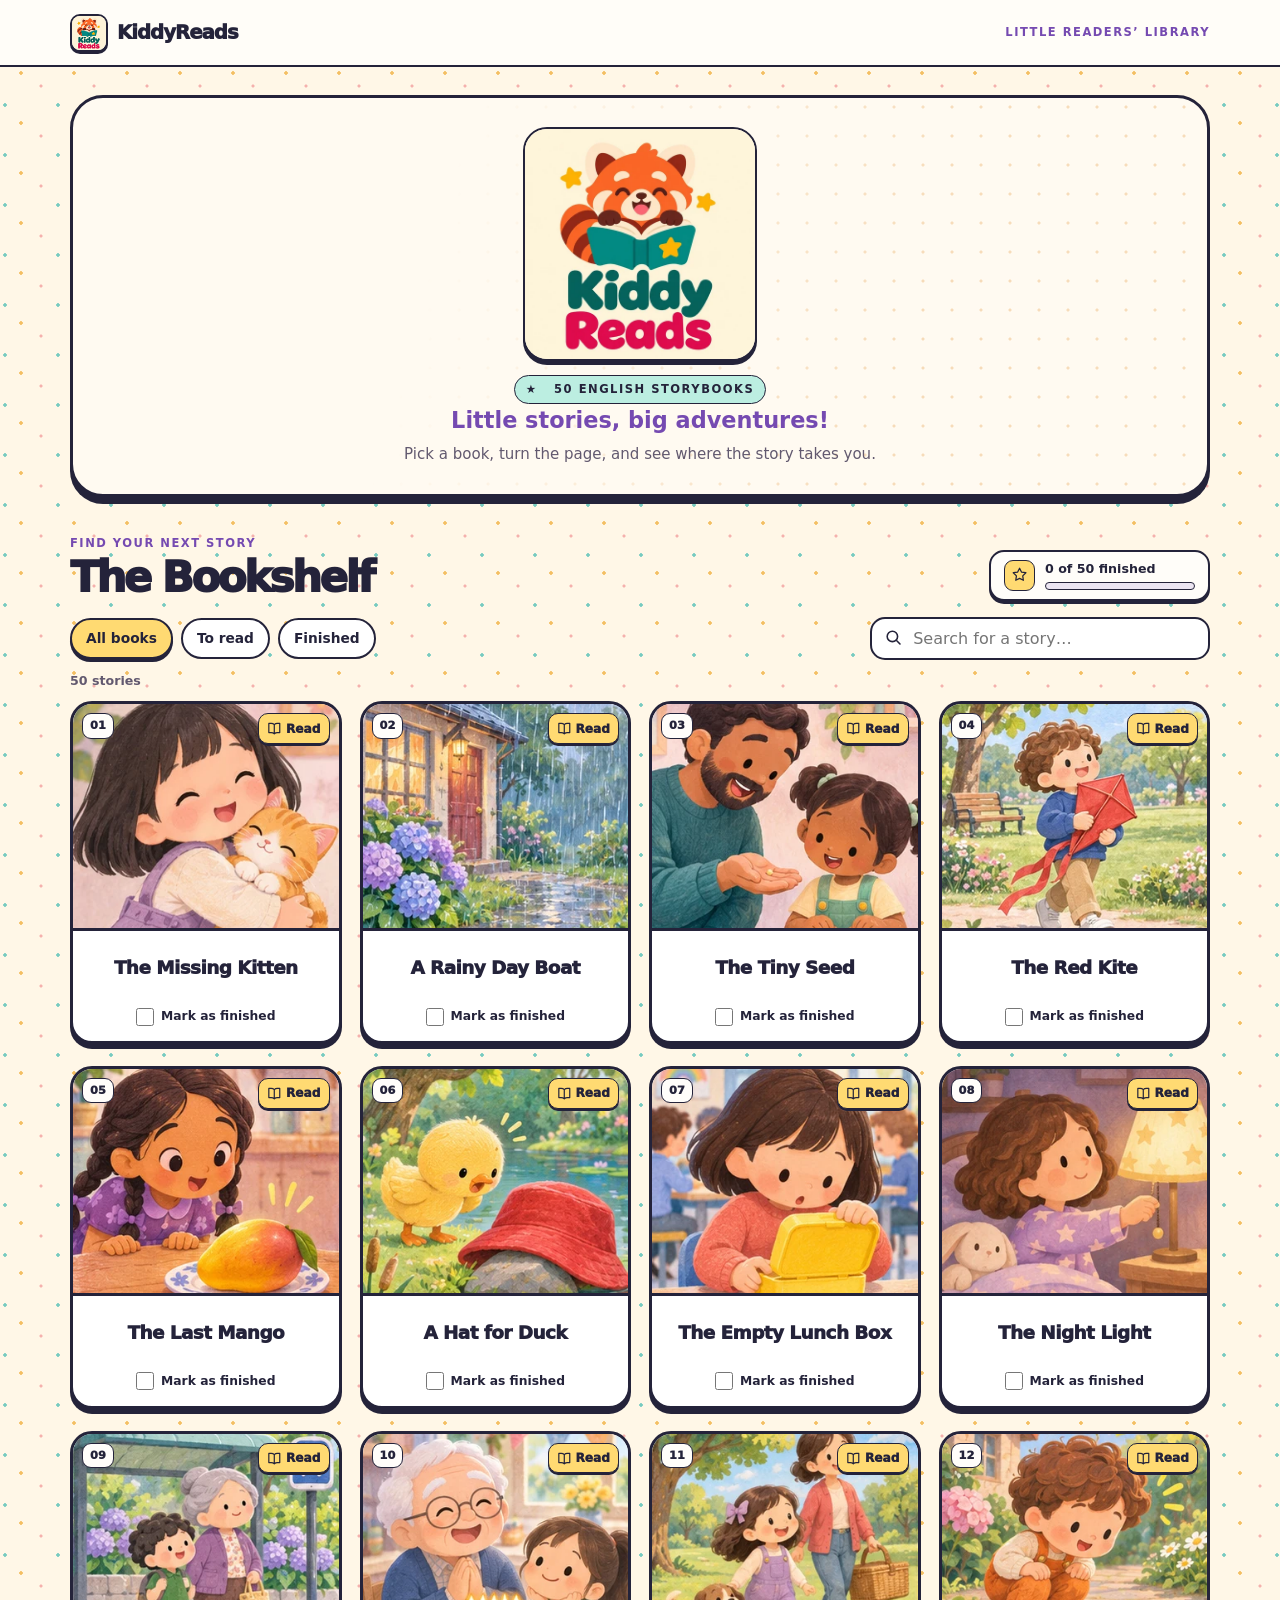
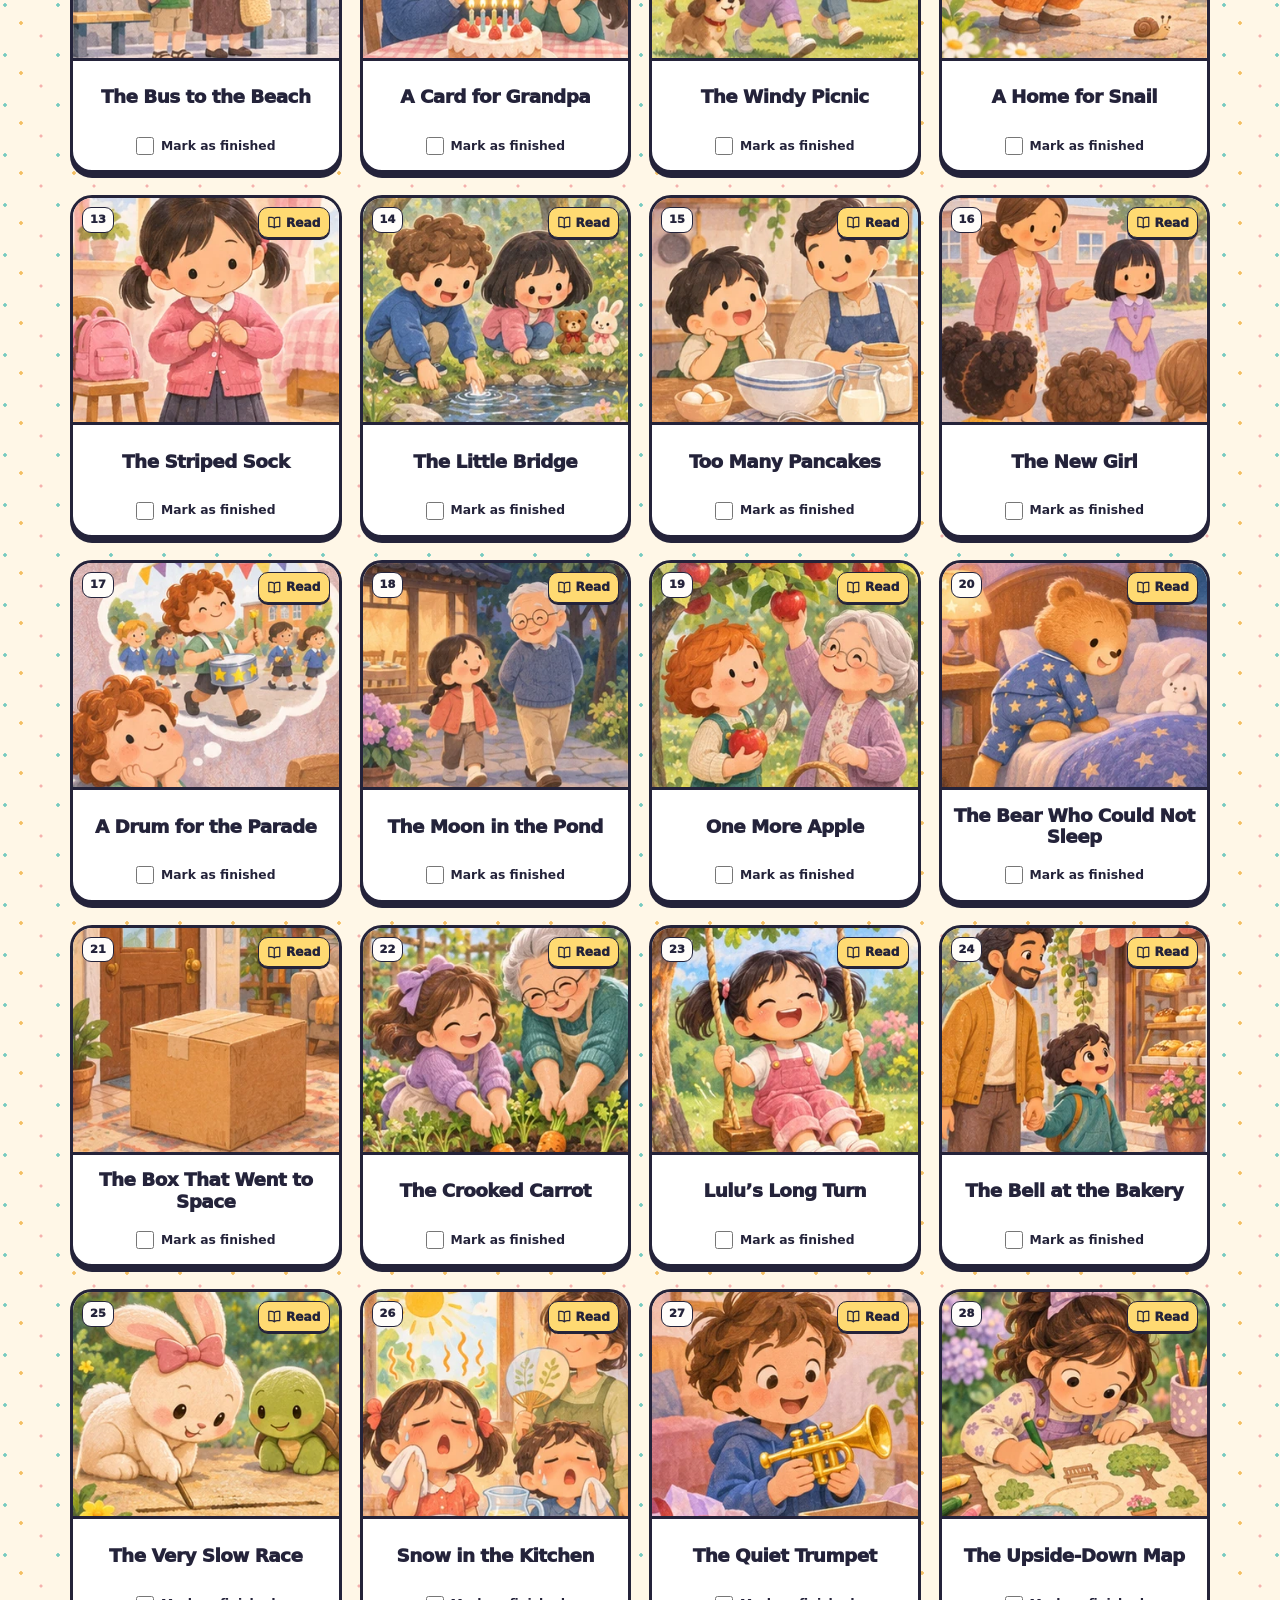
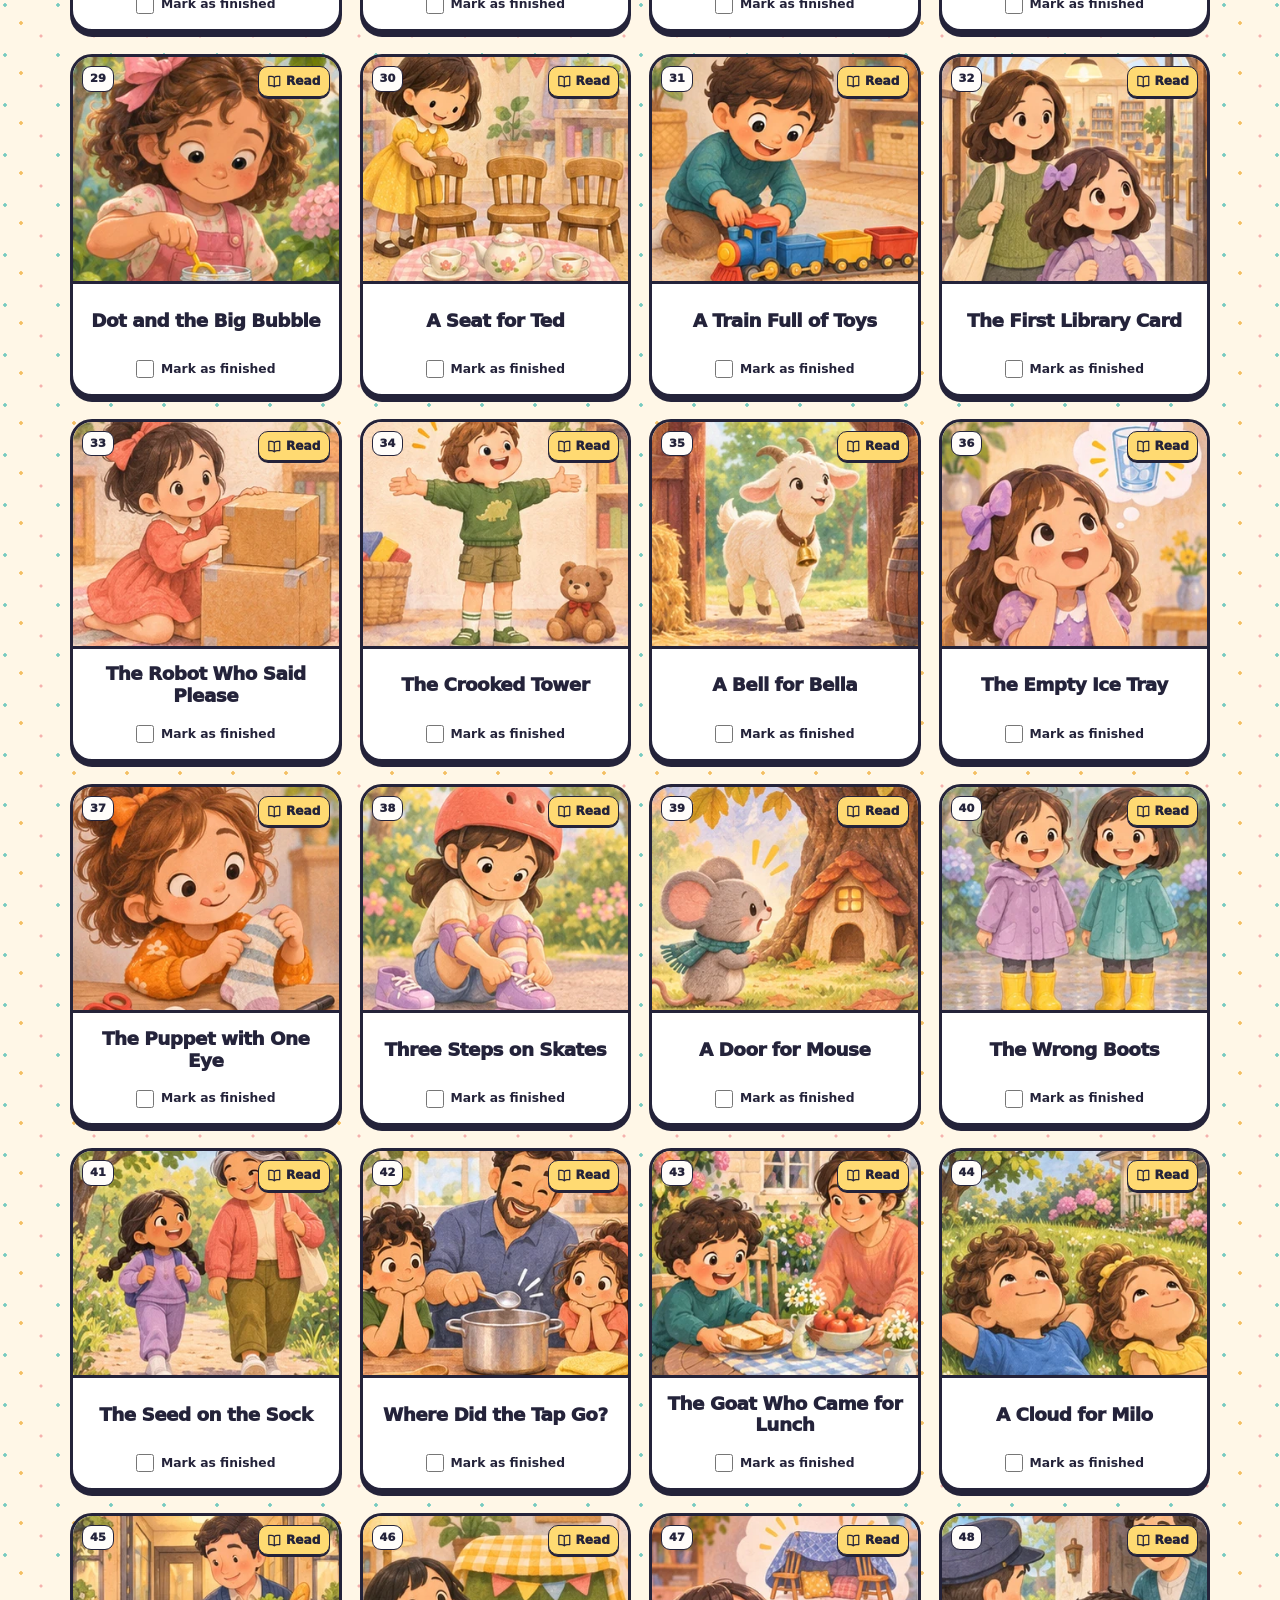
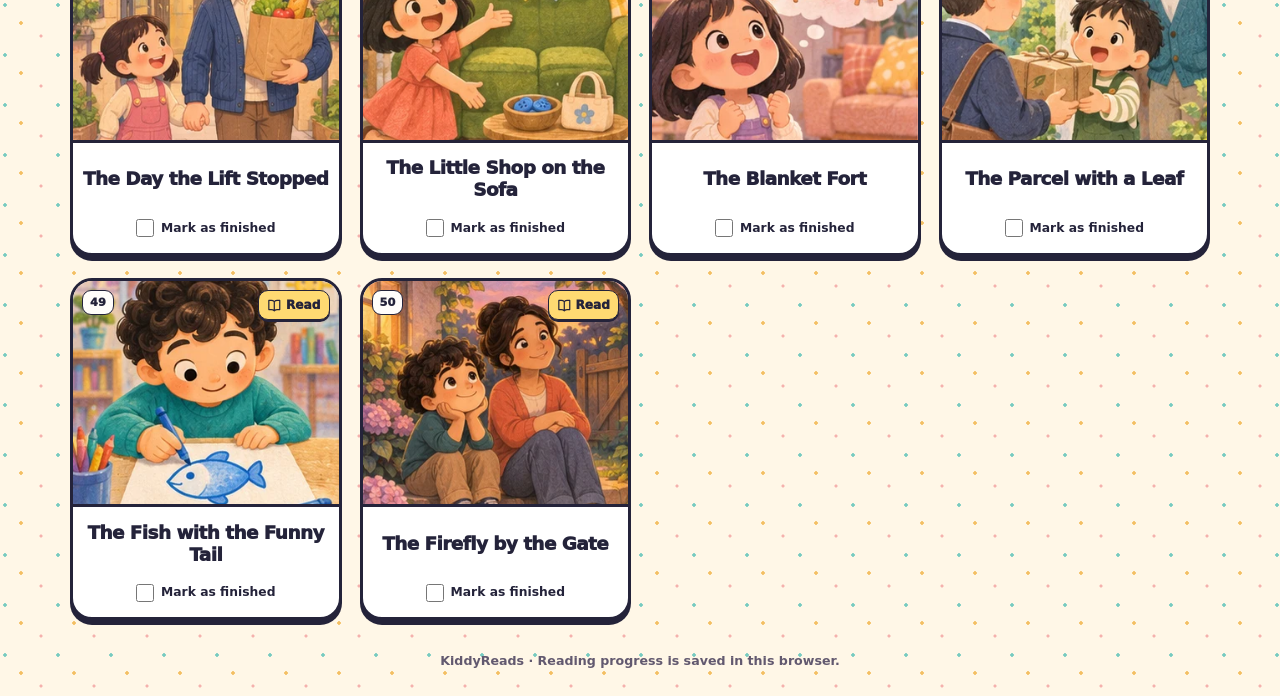
<file: KiddyReads/reader.html>
<!doctype html>
<html lang="en">
<head>
<meta charset="utf-8">
<meta name="viewport" content="width=device-width, initial-scale=1, maximum-scale=1, user-scalable=no, viewport-fit=cover">
<meta name="theme-color" content="#fff7e7">
<meta name="description" content="KiddyReads is a digital library of 50 illustrated English storybooks for little readers.">
<title>KiddyReads | Little Stories, Big Adventures</title>
<link rel="icon" type="image/png" sizes="64x64" href="[data-uri]">
<style>
:root{--ink:#24233a;--cream:#fff7e7;--paper:#fffdfa;--coral:#fb796f;--yellow:#ffda72;--mint:#bceee1;--purple:#754ab1;--muted:#62596f;--round:ui-rounded,"Arial Rounded MT Bold","Trebuchet MS",system-ui,sans-serif}
*{box-sizing:border-box}
html{-webkit-text-size-adjust:100%;text-size-adjust:100%}
html,body,button,label,input,.cover,.story-word{touch-action:manipulation}
input,select,textarea{font-size:16px}
body{margin:0;color:var(--ink);font:500 1rem/1.5 var(--round);background-color:var(--cream);background-image:radial-gradient(circle at 5px 5px,#77cbc0 1.5px,transparent 2px),radial-gradient(circle at 21px 23px,#f4bf63 1.5px,transparent 2px),radial-gradient(circle at 41px 36px,#f5b1ad 1.3px,transparent 1.8px);background-size:53px 50px}
button,input{font:inherit;color:inherit}
button{cursor:pointer}
a{color:inherit}
svg{display:block}
.icon{width:1.2em;height:1.2em;flex:none;fill:none;stroke:currentColor;stroke-width:2;stroke-linecap:round;stroke-linejoin:round}
.wrap{width:min(1140px,calc(100% - 64px));margin:auto}
:focus-visible{outline:3px solid #7141b0;outline-offset:4px}
.skip{position:fixed;top:8px;left:8px;z-index:4;transform:translateY(-150%);padding:10px;background:white}
.skip:focus{transform:none}
.top{background:#fffdf8;border-bottom:2px solid var(--ink)}
.topbar{min-height:65px;display:flex;justify-content:space-between;align-items:center;gap:12px}
.brand{display:inline-flex;gap:9px;align-items:center;font-size:1.23rem;font-weight:950;letter-spacing:-.05em;text-decoration:none}
.brand-icon{display:block;flex:none;width:38px;height:38px;object-fit:cover;border:2px solid var(--ink);border-radius:10px;background:var(--cream);box-shadow:0 2px var(--ink)}
.top-label,.eyebrow,.kicker{font-size:.72rem;font-weight:900;letter-spacing:.13em;text-transform:uppercase}
.top-label{color:var(--purple)}
.hero{position:relative;isolation:isolate;display:grid;grid-template-columns:1fr;justify-items:center;text-align:center;align-items:center;gap:14px;background:#fffaf1;margin-top:28px;padding:29px clamp(24px,5vw,65px);min-height:296px;border:3px solid var(--ink);border-radius:33px;box-shadow:0 7px var(--ink);overflow:hidden}
.hero::before{content:"";position:absolute;inset:0;z-index:-1;background:radial-gradient(circle at 9px 9px,#f0c38d 1.3px,transparent 1.8px) 0 0/29px 29px;mask-image:linear-gradient(105deg,transparent 32%,#000 72%);opacity:.55}
.eyebrow{display:inline-flex;gap:6px;align-items:center;padding:5px 11px;border:1.5px solid var(--ink);border-radius:20px;background:var(--mint);white-space:nowrap}
h1{font-size:clamp(3.6rem,8vw,7.05rem);font-weight:1000;line-height:.99;letter-spacing:-.095em;margin:9px 0 12px;color:var(--coral);-webkit-text-stroke:1.6px var(--ink);paint-order:stroke fill;text-shadow:3px 4px 0 var(--yellow),5px 7px 0 var(--ink)}
h1 span{color:#ff9a68}
.tagline{font-size:clamp(1.04rem,2.1vw,1.4rem);font-weight:850;color:var(--purple);margin:0 0 5px}
.intro{margin:0;color:var(--muted);font-size:.94rem}
.hero-art{display:block;order:-1;width:min(100%,234px);height:auto;justify-self:center;border:2px solid var(--ink);border-radius:24px;box-shadow:0 4px var(--ink);background:var(--cream)}
.shelf{margin-top:38px}
.shelf-head{display:flex;align-items:end;justify-content:space-between;gap:16px;margin-bottom:16px}
.kicker{display:block;color:var(--purple);margin-bottom:2px}
h2{font-size:clamp(1.85rem,4vw,2.65rem);letter-spacing:-.065em;line-height:1.08;margin:0;font-weight:950}
.progress-card{display:grid;grid-template-columns:auto minmax(125px,150px);column-gap:10px;align-items:center;padding:8px 13px;background:#fffdf9;border:2px solid var(--ink);border-radius:15px;box-shadow:0 3px var(--ink);font-size:.79rem;font-weight:850;white-space:nowrap}
.progress-star{grid-row:span 2;display:grid;place-items:center;background:var(--yellow);border:1.5px solid var(--ink);width:31px;height:31px;border-radius:9px}
.track{height:8px;background:#ece5f2;border:1px solid var(--ink);border-radius:10px;overflow:hidden;margin-top:1px}
.track span{display:block;background:#48aa92;height:100%;width:0%;transition:width .2s}
.controls{display:flex;align-items:center;justify-content:space-between;gap:13px;margin-bottom:12px}
.filters{display:flex;gap:8px}
.pill,.nav-button{display:inline-flex;justify-content:center;align-items:center;gap:6px;border:2px solid var(--ink);border-radius:999px;background:white;min-height:41px;padding:4px 14px;font-weight:850;font-size:.86rem;white-space:nowrap}
.pill[aria-pressed=true],.nav-button.next{background:var(--yellow);box-shadow:0 3px var(--ink)}
.search{display:flex;align-items:center;gap:8px;width:min(340px,100%);background:white;border:2px solid var(--ink);border-radius:15px;padding:0 12px}
.search:focus-within{outline:3px solid #7141b0;outline-offset:2px}
.search input{border:0;background:none;min-width:0;width:100%;height:39px;outline:none}
.search input:focus-visible{outline:none}
.result{margin:0 0 11px;color:var(--muted);font-size:.79rem;font-weight:750}
.grid{display:grid;grid-template-columns:repeat(4,minmax(0,1fr));gap:22px 18px}
.card{display:flex;flex-direction:column;min-width:0;overflow:hidden;border:3px solid var(--ink);border-radius:22px;background:white;box-shadow:0 5px var(--ink)}
.card[data-done=true]{background:#e3f8ef}
.cover{position:relative;display:block;width:100%;aspect-ratio:1.17;border:0;border-bottom:3px solid var(--ink);background:#eddcfb;overflow:hidden;padding:0;text-align:left}
.cover img{display:block;width:100%;height:100%;object-fit:cover;transition:transform .2s;user-select:none}
.cover:hover img{transform:scale(1.035)}
.cover:focus-visible{outline-offset:-5px;z-index:1}
.book-number,.read-badge{position:absolute;top:9px;border:1.7px solid var(--ink);font-weight:950;line-height:1;background:var(--paper)}
.book-number{left:9px;border-radius:9px;padding:6px 7px;font-size:.71rem}
.read-badge{right:9px;display:flex;align-items:center;gap:4px;padding:7px 8px;border-radius:10px;background:var(--yellow);box-shadow:0 2px var(--ink);font-size:.76rem}
.card-info{display:grid;grid-template-rows:1fr auto;flex:1;gap:8px;padding:12px 10px 8px;text-align:center}
.card h3{display:grid;place-items:center;min-height:2.65em;margin:0;font-size:clamp(.91rem,1.8vw,1.15rem);font-weight:950;line-height:1.18;letter-spacing:-.03em}
.check{display:flex;justify-content:center;align-items:center;gap:7px;min-height:33px;font-size:.77rem;font-weight:800;cursor:pointer}
.check input{margin:0;width:18px;height:18px;accent-color:#146650;flex:none}
.empty{border:2px dashed var(--purple);border-radius:18px;background:white;text-align:center;padding:36px 15px}
.foot{text-align:center;padding:32px 0 25px;color:var(--muted);font-size:.79rem;font-weight:750}
.visually-hidden{position:absolute;width:1px;height:1px;padding:0;margin:-1px;overflow:hidden;clip-path:inset(50%);white-space:nowrap}
body.reading{overflow:hidden}
dialog{padding:0;margin:0;inset:0;border:0;border-radius:0;background:var(--cream);color:var(--ink);width:100vw;height:100vh;height:100dvh;max-width:none;max-height:none;box-shadow:none}
dialog[open]{display:flex;flex-direction:column}
dialog::backdrop{background:#29203db8}
.reader-header{padding-top:max(10px,env(safe-area-inset-top))}
.reader-footer{padding-bottom:max(10px,env(safe-area-inset-bottom))}
.reader-header,.reader-footer{display:flex;align-items:center;justify-content:space-between;gap:10px;padding:10px 15px;background:var(--paper);flex:none}
.reader-header{border-bottom:2px solid var(--ink)}
.reader-header h2{font-size:clamp(1.04rem,4vw,1.5rem);letter-spacing:-.04em}
.reader-footer{border-top:2px solid var(--ink)}
.reader-body{flex:1;min-height:0;overflow:auto;overscroll-behavior:contain;padding:13px 15px;touch-action:pan-y}
.reader-content{max-width:760px;margin:auto;display:grid;justify-items:center;gap:9px}
.story-stage{width:100%;display:grid;position:relative;perspective:1050px}
.story-page{display:grid;justify-items:center;gap:9px}
.turning-page{position:absolute;top:0;left:0;width:100%;z-index:1;pointer-events:none;background:var(--cream);border-radius:18px;backface-visibility:hidden;box-shadow:0 5px 16px #24233a24}
.story-image{display:block;width:auto;max-width:100%;height:clamp(180px,calc(100dvh - 310px),480px);min-height:min(180px,45vw);aspect-ratio:1;object-fit:contain;border:2px solid var(--ink);border-radius:18px;background:#fffdfa}
.story-text{width:100%;background:white;border:2px solid var(--ink);border-radius:14px;padding:10px 15px;text-align:center;font-size:clamp(1.1rem,3.4vw,1.62rem);line-height:1.28;margin:0}
.story-word{display:inline-block;border:0;padding:0;border-radius:4px;background:none;line-height:inherit;text-decoration:underline dotted #9c80ba;text-underline-offset:.17em}
.story-word[data-emphasis]{color:#a62934;font-weight:900}
.story-word:hover{background:#efe2fd}
.story-word[aria-current=true]{background:var(--yellow);color:var(--ink);text-decoration:none;box-shadow:0 0 0 2px var(--yellow)}
.story-word:disabled{cursor:text;text-decoration:none;opacity:1}
.narration{display:flex;justify-content:center;align-items:center;flex-wrap:wrap;gap:4px 10px;text-align:center}
.narration .nav-button{background:var(--mint);min-height:36px}
.narration .nav-button[aria-pressed=true]{background:var(--yellow)}
.narration-note{font-size:.76rem;color:var(--muted);margin:0}
.narration-note[data-error]{color:#9b2433}
.reader-check{font-size:.88rem;min-height:28px}
.close{flex:none;width:40px;height:40px;padding:0}
.nav-button:disabled{opacity:.45;cursor:default;box-shadow:none}
.page-status{font-size:.8rem;font-weight:850;white-space:nowrap}
.finish-note{margin:0;color:#125746;text-align:center;font-size:.82rem;font-weight:850}
[hidden]{display:none!important}
@media(max-width:800px){.wrap{width:calc(100% - 40px)}.hero{min-height:235px}.grid{grid-template-columns:repeat(3,minmax(0,1fr))}}
@media(max-width:580px){
.wrap{width:calc(100% - 28px)}.topbar{min-height:54px}.top-label{font-size:.63rem}.brand{font-size:1.05rem}
.hero{grid-template-columns:1fr;text-align:center;padding:17px 10px 9px;margin-top:17px;gap:4px;min-height:0;border-radius:24px}
.hero::before{mask-image:linear-gradient(transparent 32%,#000 85%)}
h1{font-size:clamp(3rem,12vw,4.5rem);margin:9px 0 10px}.eyebrow{font-size:.63rem}.intro{font-size:.81rem}.hero-art{width:min(148px,52%);margin:7px 0 6px;border-radius:16px}
.shelf{margin-top:28px}.shelf-head{align-items:center;gap:5px;margin-bottom:12px}.kicker{font-size:.63rem}.progress-card{grid-template-columns:auto minmax(77px,1fr);padding:6px 7px;gap:0 6px;font-size:.69rem}.progress-star{width:23px;height:23px}.track{height:6px}
.controls{flex-direction:column-reverse;align-items:stretch;gap:10px}.search{width:100%}.filters{gap:6px}.pill{padding:3px 11px;min-height:36px;font-size:.81rem}
.grid{grid-template-columns:repeat(2,minmax(0,1fr));gap:17px 11px}.card{border-radius:16px}.cover{aspect-ratio:1}.card-info{padding:8px 4px 5px;gap:4px}.book-number,.read-badge{top:6px}.book-number{left:6px;padding:5px}.read-badge{right:6px;font-size:.67rem;padding:5px 6px}
.reader-header,.reader-footer{padding:8px}.reader-header{padding-top:max(8px,env(safe-area-inset-top))}.reader-footer{padding-bottom:max(8px,env(safe-area-inset-bottom))}.reader-body{padding:9px}
}
@media(prefers-reduced-motion:reduce){*,*::before,*::after{transition:none!important}}
</style>
</head>
<body>
<svg width="0" height="0" style="position:absolute" aria-hidden="true" xmlns="http://www.w3.org/2000/svg">
<symbol id="i-sound" viewBox="0 0 24 24"><path d="M3 9h4l5-4v14l-5-4H3zM16 9a4 4 0 0 1 0 6m2.5-8a7 7 0 0 1 0 10"/></symbol>
<symbol id="i-book" viewBox="0 0 24 24"><path d="M12 6v15M3 4h4c2 0 4 1 5 2 1-1 3-2 5-2h4v15h-4c-2 0-4 1-5 2-1-1-3-2-5-2H3z"/></symbol>
<symbol id="i-star" viewBox="0 0 24 24"><path d="m12 2 3 6 7 1-5 5 1 7-6-3-6 3 1-7-5-5 7-1z"/></symbol>
<symbol id="i-search" viewBox="0 0 24 24"><circle cx="10.5" cy="10.5" r="6.5"/><path d="m16 16 4 4"/></symbol>
<symbol id="i-left" viewBox="0 0 24 24"><path d="m15 5-7 7 7 7"/></symbol>
<symbol id="i-right" viewBox="0 0 24 24"><path d="m9 5 7 7-7 7"/></symbol>
<symbol id="i-close" viewBox="0 0 24 24"><path d="m6 6 12 12M18 6 6 18"/></symbol>
</svg>
<a class="skip" href="#bookshelf">Skip to the bookshelf</a>
<header class="top"><div class="wrap topbar">
<a class="brand" href="#" aria-label="KiddyReads home"><img class="brand-icon" src="[data-uri]" width="38" height="38" alt="">KiddyReads</a>
<span class="top-label">Little Readers’ Library</span>
</div></header>
<main class="wrap">
<section class="hero" aria-labelledby="welcome">
<img class="hero-art" src="[data-uri]" width="480" height="480" alt="KiddyReads red panda logo">
<div>
<span class="eyebrow">★ &nbsp; 50 English Storybooks</span>
<h1 id="welcome" class="visually-hidden">KiddyReads</h1>
<p class="tagline">Little stories, big adventures!</p>
<p class="intro">Pick a book, turn the page, and see where the story takes you.</p>
</div>
</section>
<section id="bookshelf" class="shelf" aria-labelledby="shelf-title">
<div class="shelf-head">
<div><span class="kicker">Find your next story</span><h2 id="shelf-title">The Bookshelf</h2></div>
<div class="progress-card">
<span class="progress-star"><svg class="icon" aria-hidden="true"><use href="#i-star"/></svg></span>
<span id="progress-text">0 of 50 finished</span>
<div id="progress" class="track" role="progressbar" aria-label="Books finished" aria-valuemin="0" aria-valuemax="50" aria-valuenow="0"><span></span></div>
</div>
</div>
<div class="controls">
<div class="filters" role="group" aria-label="Filter books">
<button type="button" class="pill" data-filter="all" aria-pressed="true">All books</button>
<button type="button" class="pill" data-filter="unread" aria-pressed="false">To read</button>
<button type="button" class="pill" data-filter="finished" aria-pressed="false">Finished</button>
</div>
<label class="search"><svg class="icon" aria-hidden="true"><use href="#i-search"/></svg><span class="visually-hidden">Search by book title</span><input id="search" type="search" placeholder="Search for a story…" autocomplete="off"></label>
</div>
<p id="result" class="result" aria-live="polite"></p>
<p id="empty" class="empty" hidden></p>
<div id="grid" class="grid"></div>
<noscript><p>Turn on JavaScript to open the KiddyReads bookshelf.</p></noscript>
</section>
<footer class="foot" id="storage-note">KiddyReads · Reading progress is saved in this browser.</footer>
</main>
<template id="card-template">
<article class="card">
<button type="button" class="cover"><img alt="" loading="lazy" decoding="async" width="320" height="320"><span class="book-number"></span><span class="read-badge"><svg class="icon" aria-hidden="true"><use href="#i-book"/></svg> Read</span></button>
<div class="card-info"><h3></h3><label class="check"><input type="checkbox"><span>Mark as finished</span></label></div>
</article>
</template>
<dialog id="reader" aria-labelledby="reader-title">
<header class="reader-header">
<div><span class="kicker" id="reader-number"></span><h2 id="reader-title"></h2></div>
<button type="button" class="nav-button close" id="close-reader" aria-label="Close book" autofocus><svg class="icon" aria-hidden="true"><use href="#i-close"/></svg></button>
</header>
<div class="reader-body" id="reader-body"><div class="reader-content">
<div class="narration">
<button type="button" id="read-aloud" class="nav-button" aria-pressed="false"><svg class="icon" aria-hidden="true"><use href="#i-sound"/></svg><span id="read-aloud-text">Read Aloud</span></button>
<p id="narration-note" class="narration-note" role="status">Tap any word to hear it.</p>
</div>
<div class="story-stage"><div class="story-page" id="story-page">
<img class="story-image" id="story-image" width="320" height="320" alt="">
<p class="story-text" id="story-text"></p>
</div></div>
<label class="check reader-check"><input id="reader-check" type="checkbox"><span id="reader-check-label">Mark as finished</span></label>
<p id="finish-note" class="finish-note" hidden>The end! Tick the box when you’ve finished reading.</p>
</div></div>
<footer class="reader-footer">
<button type="button" id="prev" class="nav-button"><svg class="icon" aria-hidden="true"><use href="#i-left"/></svg> Back</button>
<span id="page-status" class="page-status" aria-live="polite"></span>
<button type="button" id="next" class="nav-button next"><span id="next-text">Next</span><svg class="icon" aria-hidden="true"><use href="#i-right"/></svg></button>
</footer>
</dialog>
<script src="./catalog.js"></script>
<script src="./words.js"></script>
<script>
'use strict';
const get = id => document.getElementById(id);
const books = KiddyReadsCatalog;
const bookLoads = new Map();

const storageKey = 'kiddyreads.finished.v1';
const bookIds = new Set(books.map(book => book.id));
const grid = get('grid');
const reader = get('reader');
const readerBody = get('reader-body');
const storyPage = get('story-page');
const storyText = get('story-text');
const readAloud = get('read-aloud');
const narrationNote = get('narration-note');
const canSpeak = typeof window.Audio === 'function';
const readerCheck = get('reader-check');
const search = get('search');
const filters = [...document.querySelectorAll('[data-filter]')];
const progress = get('progress');
const cards = new Map();
let filter = 'all';
let finished = new Set();
let activeBook = null;
let readerSession = 0;
let page = 0;
let opener = null;
let audioContext;
let pageTurn;
let storyWords = [];
let activeAudio = null;
let highlightFrame = 0;
let highlightedWord = null;

if (!canSpeak) {
  readAloud.disabled = true;
  narrationNote.textContent = 'Read Aloud is unavailable in this browser.';
}

function clearNarrationError() {
  if (!canSpeak) return;
  narrationNote.textContent = 'Tap any word to hear it.';
  delete narrationNote.dataset.error;
}

function highlightWord(button) {
  highlightedWord?.removeAttribute('aria-current');
  highlightedWord = button;
  button?.setAttribute('aria-current', 'true');
}

function setReading(reading) {
  readAloud.setAttribute('aria-pressed', String(reading));
  get('read-aloud-text').textContent = reading ? 'Stop Reading' : 'Read Aloud';
}

const player = canSpeak ? new window.Audio() : null;
if (player) { player.preload = 'auto'; player.setAttribute('playsinline', ''); }
let playToken = 0;
let autoplayBlocked = false;

function stopSpeech() {
  cancelAnimationFrame(highlightFrame);
  playToken++;
  if (activeAudio) {
    activeAudio = null;
    player.onplaying = player.onended = player.onerror = null;
    player.pause();
    player.removeAttribute('src');
  }
  highlightWord(null);
  setReading(false);
}

function speakStory(word = null) {
  if (!canSpeak || !activeBook) return;
  stopSpeech();
  clearNarrationError();
  autoplayBlocked = false;
  const media = pageMedia(activeBook, page);
  const asset = word ? KiddyReadsWords[word.key] : media[1];
  const timings = media[2];
  const token = playToken;
  const isCurrent = () => token === playToken;

  function reportError() {
    stopSpeech();
    narrationNote.dataset.error = '';
    narrationNote.textContent = 'Audio could not play. Tap to try again.';
  }
  if (!asset) {
    reportError();
    return;
  }

  const audio = player;
  audio.src = 'data:audio/mpeg;base64,' + asset;
  activeAudio = audio;
  setReading(!word);
  let currentIndex = -1;

  function syncHighlight() {
    if (!isCurrent() || audio.paused) return;
    const milliseconds = audio.currentTime * 1000;
    let index = currentIndex;
    while (index + 1 < timings.length && timings[index + 1] <= milliseconds) index++;
    if (index !== currentIndex) {
      currentIndex = index;
      highlightWord(storyWords[index]?.button);
    }
    highlightFrame = requestAnimationFrame(syncHighlight);
  }

  audio.onplaying = () => {
    if (!isCurrent()) return;
    if (word) highlightWord(word.button);
    else {
      cancelAnimationFrame(highlightFrame);
      syncHighlight();
    }
  };
  audio.onended = () => { if (isCurrent()) stopSpeech(); };
  audio.onerror = () => { if (isCurrent()) reportError(); };
  const attempt = audio.play();
  if (attempt && attempt.catch) attempt.catch(error => {
    if (!isCurrent()) return;
    if (error && error.name === 'NotAllowedError') {
      // The browser blocked automatic sound: start on the next tap anywhere.
      stopSpeech();
      autoplayBlocked = true;
      narrationNote.textContent = 'Tap anywhere to hear the story.';
    } else reportError();
  });
}

reader.addEventListener('click', event => {
  if (!autoplayBlocked || event.target.closest('button, label, input')) return;
  speakStory();
});

readAloud.addEventListener('click', () => {
  if (readAloud.getAttribute('aria-pressed') === 'true') stopSpeech();
  else speakStory();
});

function renderStoryWords(parts) {
  const text = parts.map(([part]) => part).join('');
  const words = [...text.matchAll(/[a-z0-9]+(?:[’'-][a-z0-9]+)*/gi)];
  const emphasis = [];
  let end = 0;
  for (const [part, bold] of parts) {
    if (bold) emphasis.push([end, end + part.length]);
    end += part.length;
  }

  storyText.replaceChildren();
  let cursor = 0;
  storyWords = words.map(match => {
    const word = match[0];
    const start = match.index;
    const end = start + word.length;
    const button = document.createElement('button');
    button.type = 'button';
    button.className = 'story-word';
    button.textContent = word;
    button.disabled = !canSpeak;
    if (emphasis.some(([first, last]) => first < end && last > start)) button.dataset.emphasis = '';
    const entry = {key: word.toLowerCase().replace(/’/g, "'"), button};
    button.addEventListener('click', () => speakStory(entry));
    storyText.append(text.slice(cursor, start), button);
    cursor = end;
    return entry;
  });
  storyText.append(text.slice(cursor));
}

function playClick() {
  const AudioContextClass = window.AudioContext || window.webkitAudioContext;
  if (!AudioContextClass) return;
  try {
    audioContext ??= new AudioContextClass();
    if (audioContext.state !== 'running') audioContext.resume().catch(() => {});
    const tone = audioContext.createOscillator();
    const volume = audioContext.createGain();
    const start = audioContext.currentTime;
    tone.type = 'sine';
    tone.frequency.setValueAtTime(720, start);
    tone.frequency.exponentialRampToValueAtTime(360, start + 0.045);
    volume.gain.setValueAtTime(0.001, start);
    volume.gain.exponentialRampToValueAtTime(0.105, start + 0.005);
    volume.gain.exponentialRampToValueAtTime(0.001, start + 0.07);
    tone.connect(volume);
    volume.connect(audioContext.destination);
    tone.start(start);
    tone.stop(start + 0.075);
  } catch {
    // Reading controls stay usable when audio is unavailable.
  }
}

document.addEventListener('click', event => {
  if (reader.open || event.target.closest?.('button.cover')) return;
  if (event.target.closest?.('button:not(:disabled), a[href], input[type="checkbox"], input[type="search"]')) {
    playClick();
  }
}, true);

function storageUnavailable() {
  get('storage-note').textContent = 'KiddyReads · Reading progress is available for this visit only.';
}

function parseFinished(value) {
  try {
    const ids = JSON.parse(value || '[]');
    return new Set(Array.isArray(ids) ? ids.filter(id => bookIds.has(id)) : []);
  } catch {
    return new Set();
  }
}

try {
  finished = parseFinished(localStorage.getItem(storageKey));
} catch {
  storageUnavailable();
}

function pageMedia(book, index) {
  return index === 0 ? book.firstPage : KiddyReadsBookMedia[book.id][index - 1];
}

function imageSource(book, index) {
  return 'data:image/webp;base64,' + pageMedia(book, index)[0];
}

function loadBookMedia(book) {
  if (KiddyReadsBookMedia[book.id]) return Promise.resolve();
  if (!bookLoads.has(book.id)) {
    const request = new Promise((resolve, reject) => {
      const script = document.createElement('script');
      script.src = './book-' + bookNumber(book) + '.js';
      script.onload = () => {
        script.remove();
        if (KiddyReadsBookMedia[book.id]) resolve();
        else reject(new Error('Book media is missing.'));
      };
      script.onerror = () => {
        script.remove();
        reject(new Error('Book media could not load.'));
      };
      document.head.append(script);
    }).finally(() => bookLoads.delete(book.id));
    bookLoads.set(book.id, request);
  }
  return bookLoads.get(book.id);
}

function bookNumber(book) {
  return String(book.id).padStart(2, '0');
}

function searchable(value) {
  return value.toLowerCase().normalize('NFKD').replace(/[’']/g, '').replace(/[^a-z0-9]+/g, ' ').trim();
}

function updateCard(book) {
  const { card, check, status } = cards.get(book.id);
  const done = finished.has(book.id);
  check.checked = done;
  status.textContent = done ? 'Finished' : 'Mark as finished';
  check.setAttribute('aria-label', (done ? 'Finished reading ' : 'Mark as finished: ') + book.title);
  card.dataset.done = done;
}

function updateProgress() {
  get('progress-text').textContent = finished.size + ' of ' + books.length + ' finished';
  progress.setAttribute('aria-valuemax', books.length);
  progress.setAttribute('aria-valuenow', finished.size);
  progress.firstElementChild.style.width = (100 * finished.size / books.length) + '%';
}

function updateShelf() {
  const query = searchable(search.value);
  let count = 0;
  for (const book of books) {
    const { card, searchTitle } = cards.get(book.id);
    const done = finished.has(book.id);
    const matchesFilter = filter === 'all' || (filter === 'finished' ? done : !done);
    card.hidden = !(matchesFilter && searchTitle.includes(query));
    if (!card.hidden) count++;
  }
  get('result').textContent = count + (count === 1 ? ' story' : ' stories');
  const empty = get('empty');
  empty.hidden = count > 0;
  if (!count) {
    empty.textContent = query ? 'No stories match your search.' :
      filter === 'finished' ? 'Your finished books will appear here.' : 'You’ve finished every story!';
  }
}

function updateReaderCheck() {
  const done = finished.has(activeBook.id);
  readerCheck.checked = done;
  get('reader-check-label').textContent = done ? 'Finished' : 'Mark as finished';
  const note = get('finish-note');
  const isLast = page === activeBook.pages.length - 1;
  readerCheck.closest('label').hidden = !isLast;
  note.hidden = !isLast;
  note.textContent = done ? 'The end! Great reading!' : 'The end! Tick the box when you’ve finished reading.';
}

function setFinished(book, done) {
  const { card, check } = cards.get(book.id);
  const hadFocus = document.activeElement === check;
  if (done) finished.add(book.id);
  else finished.delete(book.id);
  try {
    localStorage.setItem(storageKey, JSON.stringify([...finished]));
  } catch {
    storageUnavailable();
  }
  updateCard(book);
  updateProgress();
  updateShelf();
  if (activeBook?.id === book.id) updateReaderCheck();
  if (card.hidden && hadFocus) {
    filters.find(button => button.dataset.filter === filter).focus();
  }
}

for (const book of books) {
  const card = get('card-template').content.firstElementChild.cloneNode(true);
  const cover = card.querySelector('.cover');
  const check = card.querySelector('input');
  cover.firstElementChild.src = imageSource(book, 0);
  cover.setAttribute('aria-label', 'Read ' + book.title);
  card.querySelector('.book-number').textContent = bookNumber(book);
  card.querySelector('h3').textContent = book.title;
  cards.set(book.id, {card, check, status: card.querySelector('.check span'), searchTitle: searchable(book.title)});
  cover.addEventListener('click', () => openBook(book, cover));
  check.addEventListener('change', () => setFinished(book, check.checked));
  updateCard(book);
  grid.append(card);
}

function renderPage() {
  const parts = activeBook.pages[page];
  const lastPage = page === activeBook.pages.length - 1;
  get('story-image').src = imageSource(activeBook, page);
  clearNarrationError();
  renderStoryWords(parts);
  get('prev').disabled = page === 0;
  get('next-text').textContent = lastPage ? 'Back to shelf' : 'Next';
  get('page-status').textContent = 'Page ' + (page + 1) + ' of ' + activeBook.pages.length;
  updateReaderCheck();
  readerBody.scrollTop = 0;
}

function openBook(book, button) {
  readerSession++;
  opener = button;
  activeBook = book;
  page = 0;
  get('reader-number').textContent = 'Book ' + bookNumber(book);
  get('reader-title').textContent = book.title;
  renderPage();
  reader.showModal();
  document.body.classList.add('reading');
  speakStory();
  loadBookMedia(book).catch(() => {});
}

async function turnPage(step) {
  const target = page + step;
  if (!activeBook || target < 0 || target >= activeBook.pages.length) return;
  stopSpeech();

  if (target > 0 && !KiddyReadsBookMedia[activeBook.id]) {
    const book = activeBook;
    const currentPage = page;
    const currentReader = readerSession;
    try {
      await loadBookMedia(book);
    } catch {
      if (reader.open && readerSession === currentReader && page === currentPage) {
        narrationNote.dataset.error = '';
        narrationNote.textContent = 'This page could not load. Tap Next to try again.';
      }
      return;
    }
    if (!reader.open || readerSession !== currentReader || page !== currentPage) return;
  }
  pageTurn?.cancel();
  if (storyPage.animate && !window.matchMedia('(prefers-reduced-motion: reduce)').matches) {
    const sheet = storyPage.cloneNode(true);
    sheet.removeAttribute('id');
    for (const child of sheet.querySelectorAll('[id]')) child.removeAttribute('id');
    sheet.setAttribute('aria-hidden', 'true');
    sheet.inert = true;
    sheet.classList.add('turning-page');
    sheet.style.transformOrigin = step > 0 ? 'left center' : 'right center';
    storyPage.after(sheet);

    const animation = sheet.animate([
      {transform: 'rotateY(0deg)', opacity: 1},
      {transform: 'rotateY(0deg)', opacity: 1, offset: 0.08},
      {transform: `rotateY(${step * -96}deg)`, opacity: 0.9}
    ], {duration: 360, easing: 'cubic-bezier(.34,.08,.42,1)'});
    pageTurn = animation;
    const cleanUp = () => {
      sheet.remove();
      if (pageTurn === animation) pageTurn = null;
    };
    animation.finished.then(cleanUp, cleanUp);
  }

  page = target;
  renderPage();
  speakStory();
}

get('prev').addEventListener('click', () => turnPage(-1));
get('next').addEventListener('click', () => {
  if (page === activeBook.pages.length - 1) reader.close();
  else turnPage(1);
});
get('close-reader').addEventListener('click', () => reader.close());
reader.addEventListener('close', () => {
  readerSession++;
  stopSpeech();
  pageTurn?.cancel();
  document.body.classList.remove('reading');
  activeBook = null;
  get('story-image').removeAttribute('src');
  if (opener && !opener.closest('.card').hidden) opener.focus({preventScroll:true});
  else filters.find(button => button.dataset.filter === filter).focus();
});
readerCheck.addEventListener('change', () => setFinished(activeBook, readerCheck.checked));
reader.addEventListener('keydown', event => {
  if (event.key === 'ArrowLeft' || event.key === 'ArrowRight') {
    event.preventDefault();
    turnPage(event.key === 'ArrowLeft' ? -1 : 1);
  }
});

let swipeStart = null;
readerBody.addEventListener('touchstart', event => {
  if (event.touches.length !== 1 || event.target.closest('label')) {
    swipeStart = null;
    return;
  }
  const {clientX, clientY} = event.touches[0];
  swipeStart = {x: clientX, y: clientY};
}, {passive:true});
readerBody.addEventListener('touchcancel', () => { swipeStart = null; });
readerBody.addEventListener('touchend', event => {
  if (!swipeStart) return;
  const dx = event.changedTouches[0].clientX - swipeStart.x;
  const dy = event.changedTouches[0].clientY - swipeStart.y;
  swipeStart = null;
  if (Math.abs(dx) > 60 && Math.abs(dx) > 1.6 * Math.abs(dy)) turnPage(dx < 0 ? 1 : -1);
}, {passive:true});

for (const button of filters) {
  button.addEventListener('click', () => {
    filter = button.dataset.filter;
    for (const other of filters) other.setAttribute('aria-pressed', other === button);
    updateShelf();
  });
}
search.addEventListener('input', updateShelf);
window.addEventListener('storage', event => {
  if (event.key !== storageKey && event.key !== null) return;
  finished = parseFinished(event.newValue);
  for (const book of books) updateCard(book);
  updateProgress();
  updateShelf();
  if (activeBook) updateReaderCheck();
});

updateProgress();
updateShelf();
</script>
</body>
</html>
</file>
